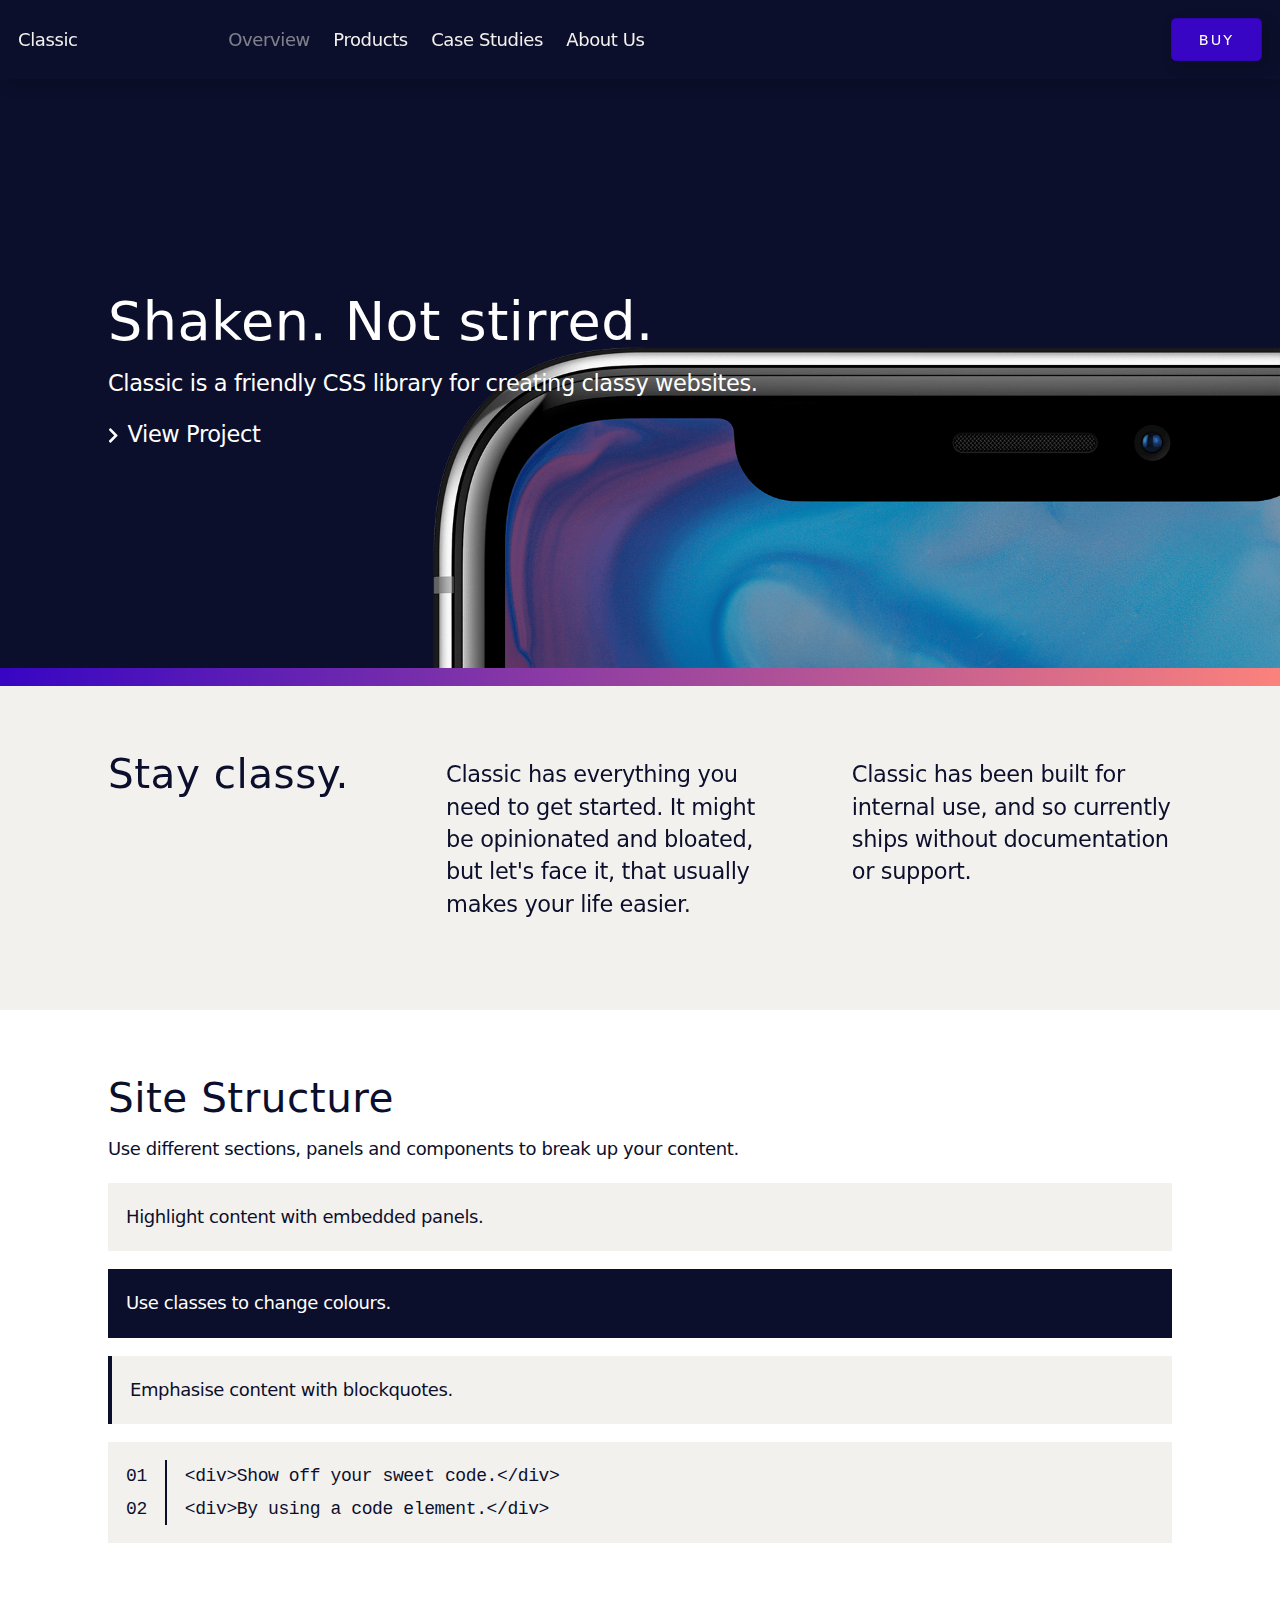
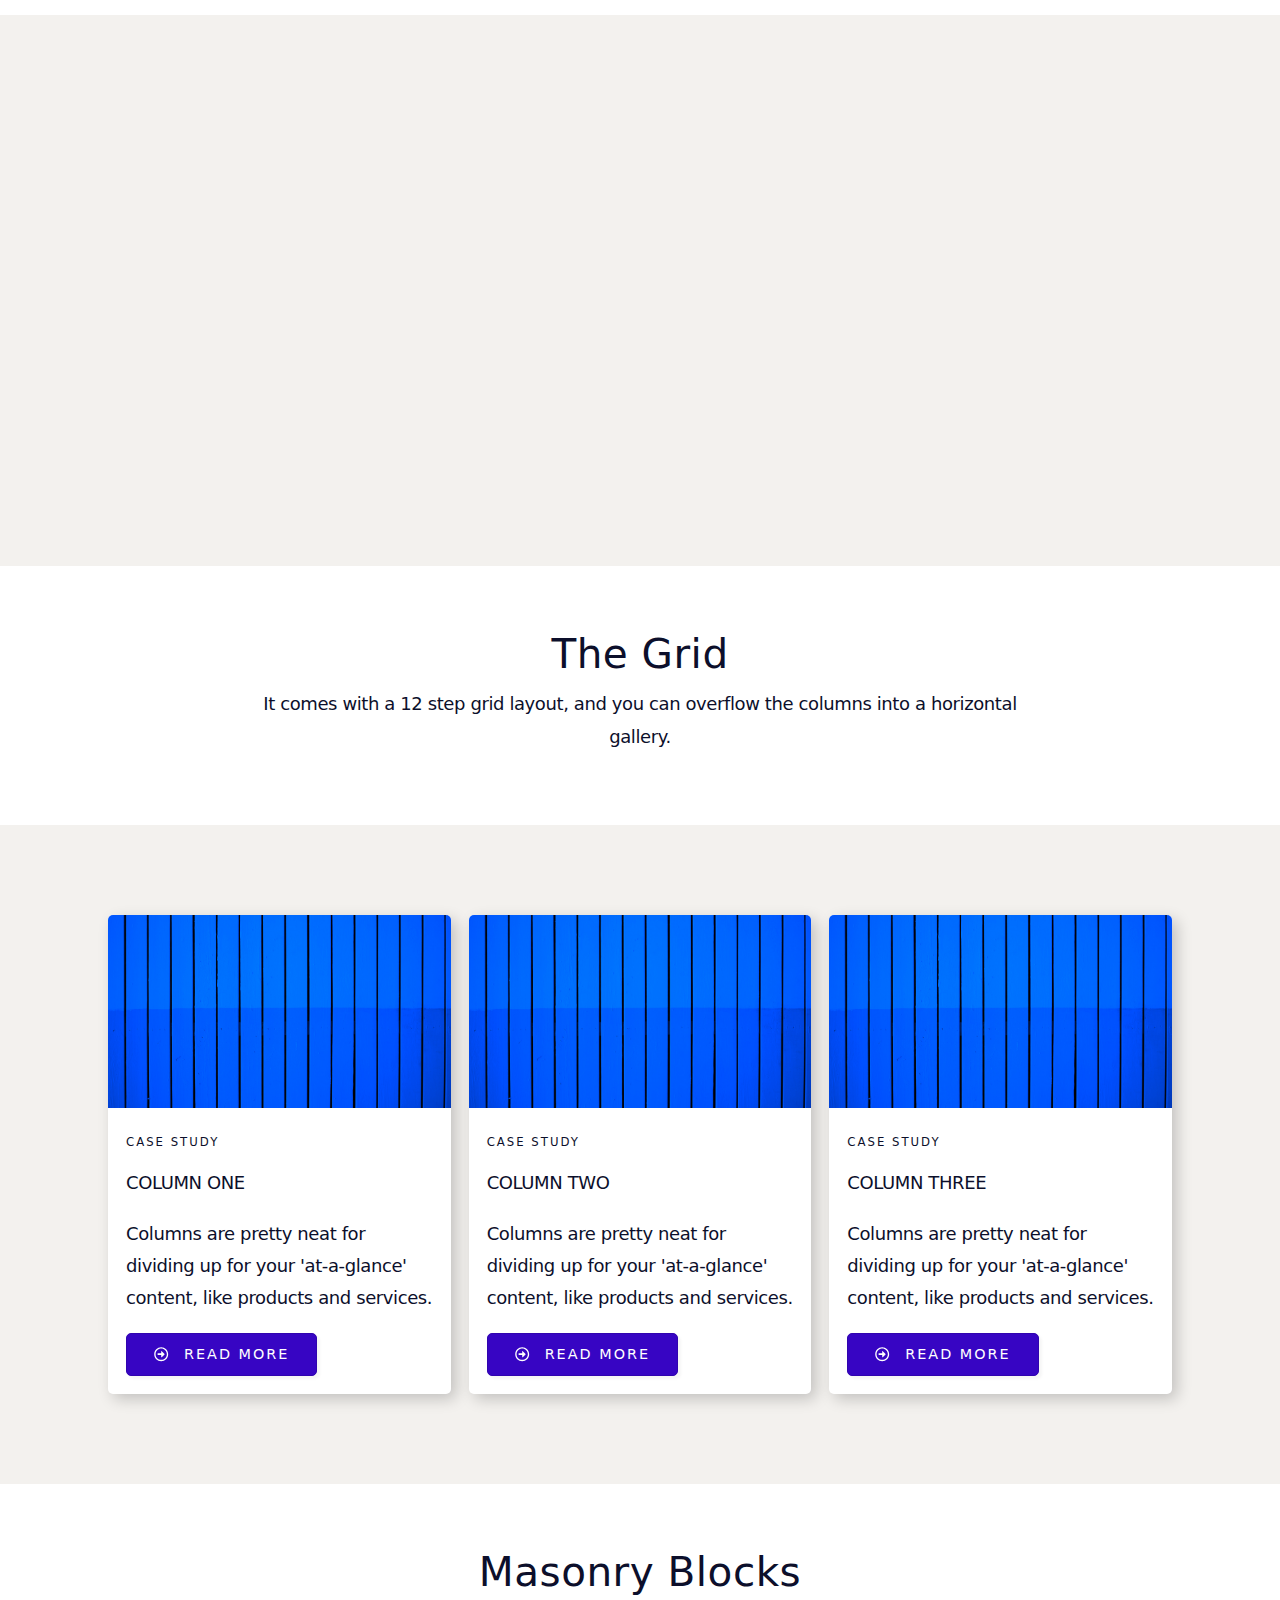
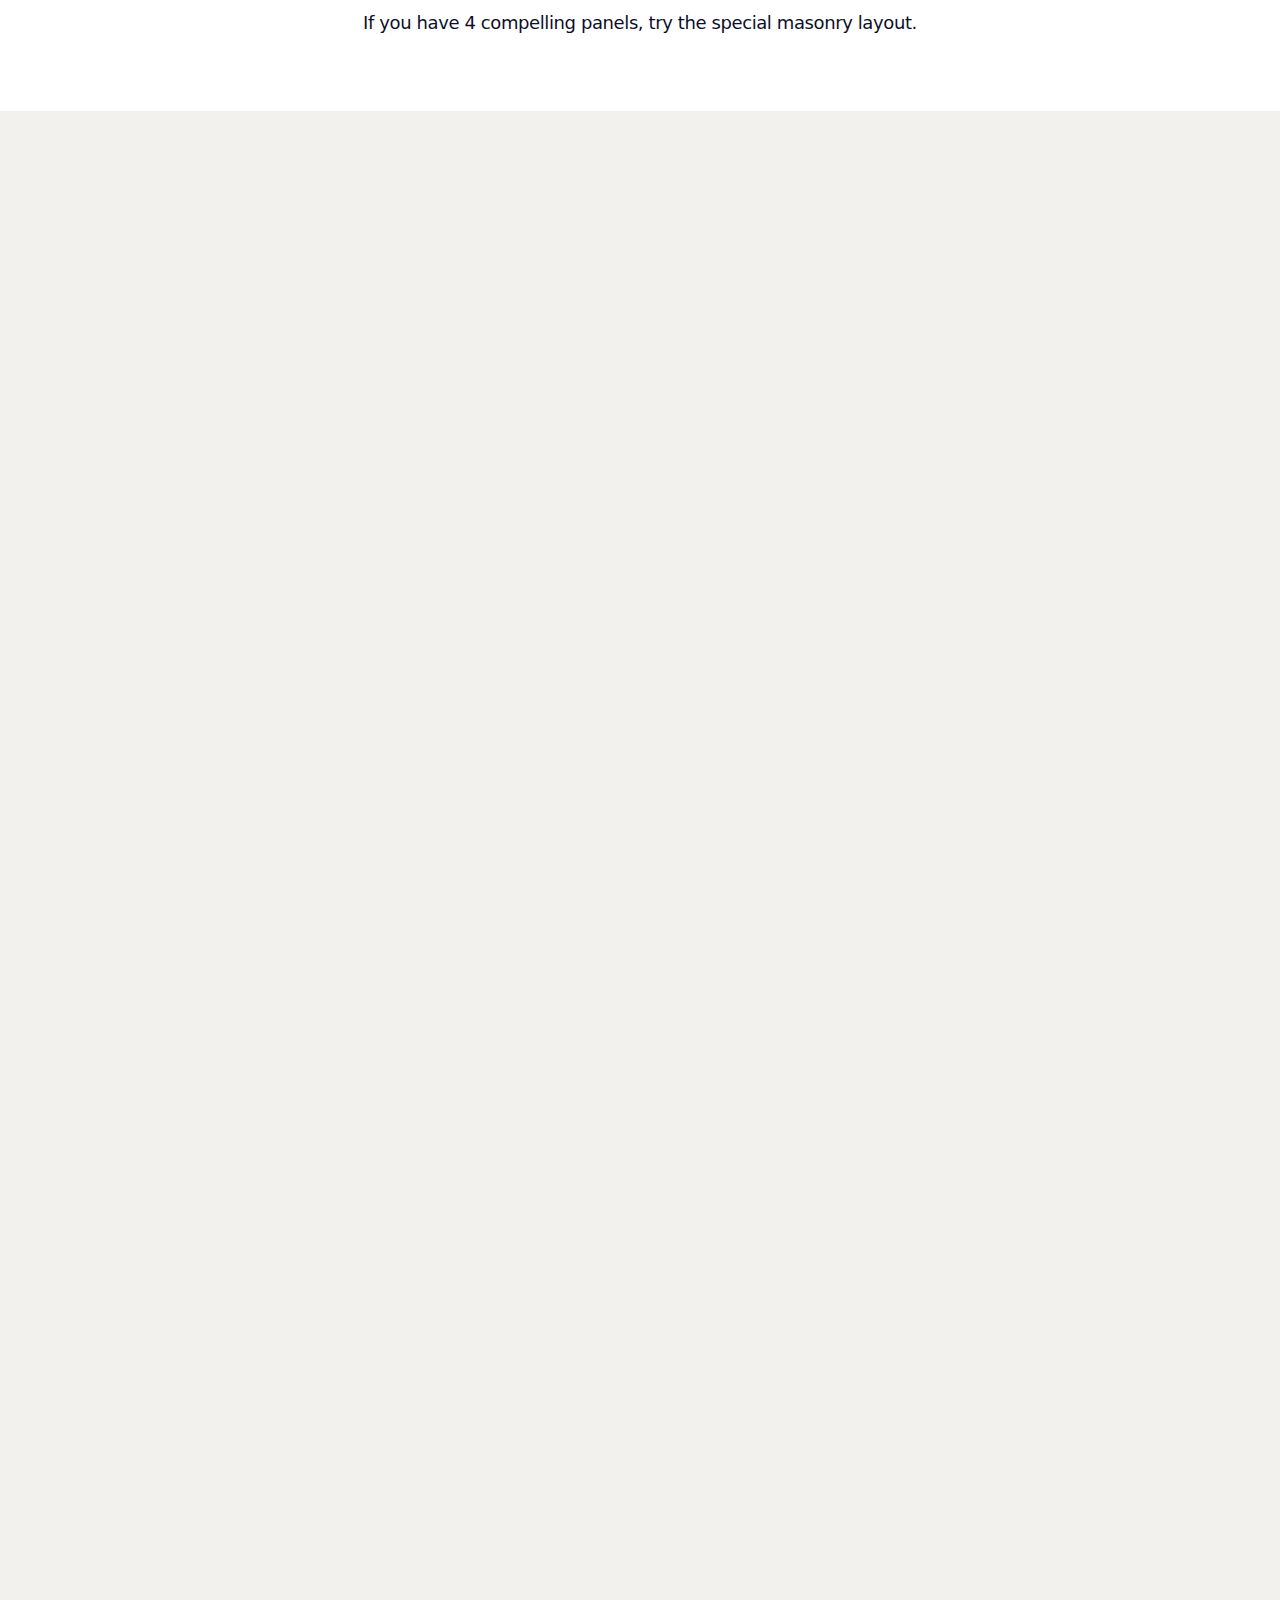
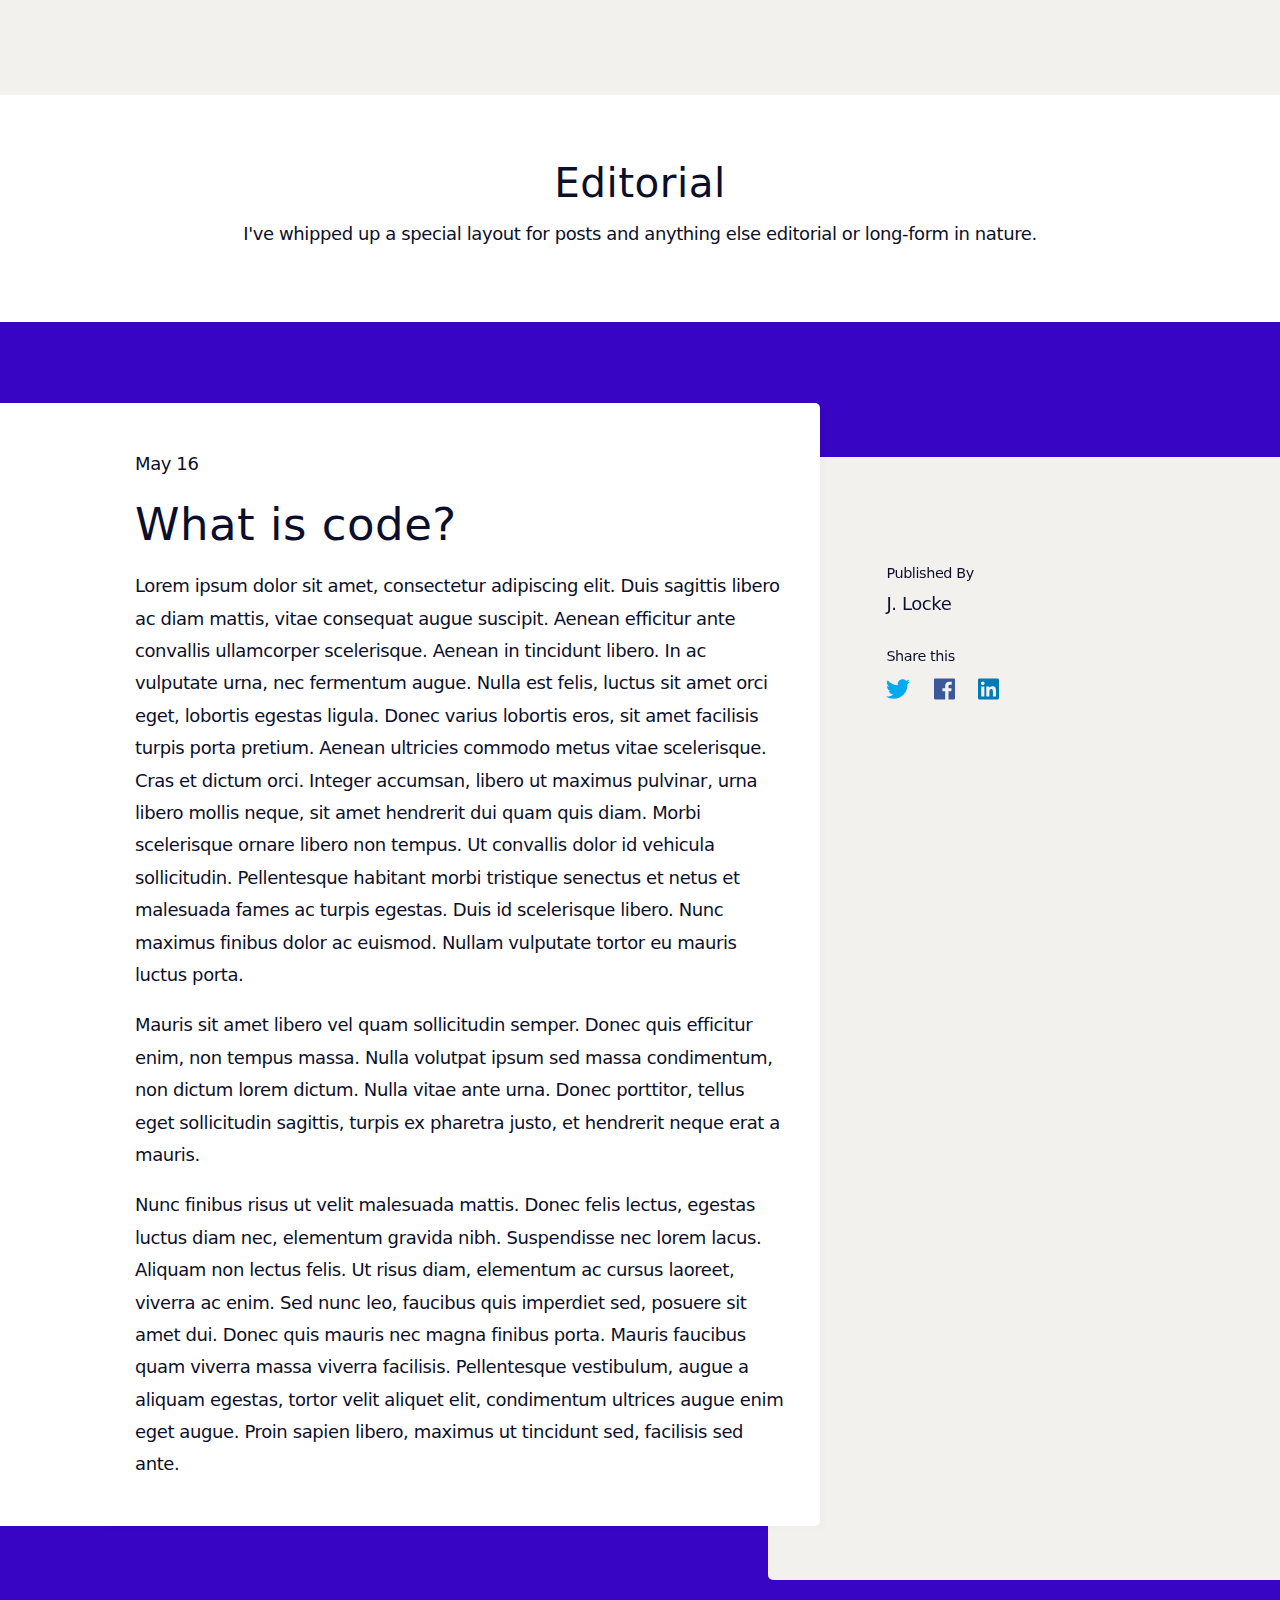
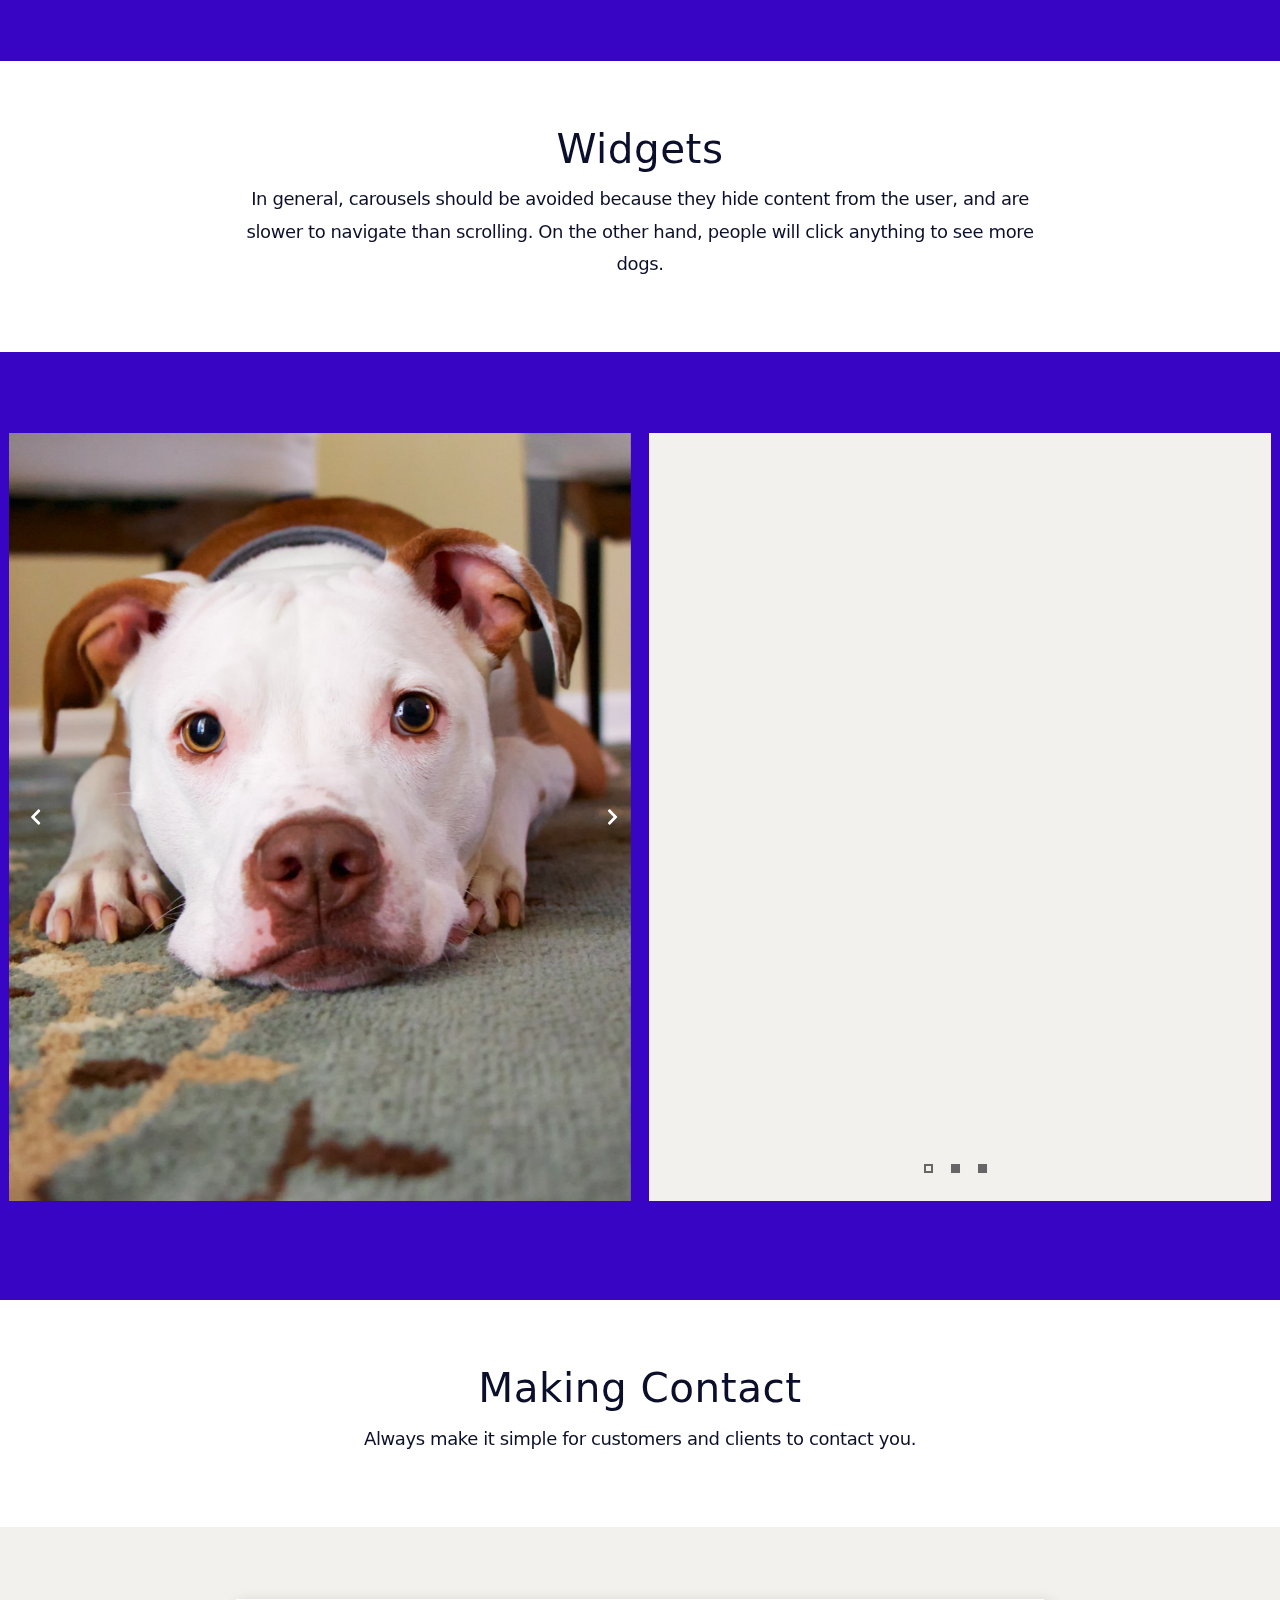
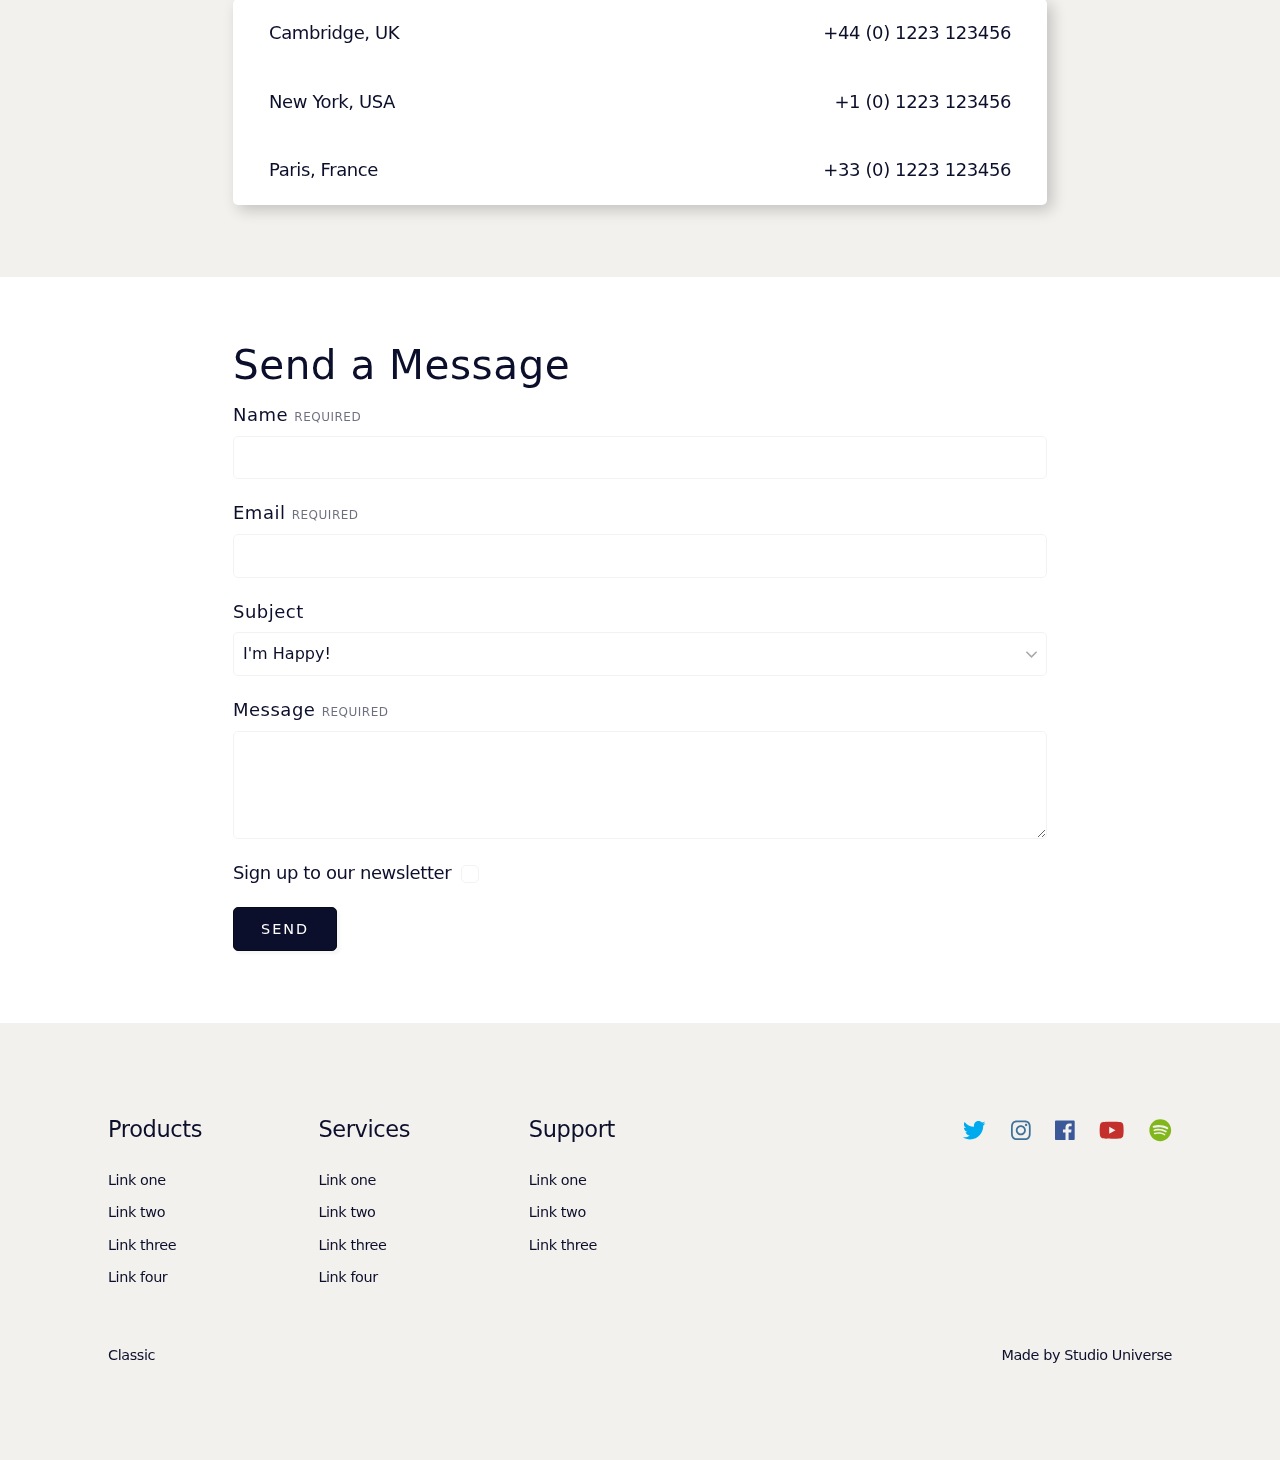
<file: index.html>
<!doctype html>
<html lang="en">
<head>
<meta charset="utf-8">

<!-- NOT PENNY'S BOAT -->

<title>Classic by Studio Universe</title>
<meta property="og:description" content="A CSS library for creating classy websites." />

<meta name="HandheldFriendly" content="True">
<meta name="MobileOptimized" content="320">
<meta name="viewport" content="width=device-width, initial-scale=1.0, shrink-to-fit=no">
<meta http-equiv="X-UA-Compatible" content="IE=edge,chrome=1">

<script>
  (function(i,s,o,g,r,a,m){i['GoogleAnalyticsObject']=r;i[r]=i[r]||function(){
  (i[r].q=i[r].q||[]).push(arguments)},i[r].l=1*new Date();a=s.createElement(o),
  m=s.getElementsByTagName(o)[0];a.async=1;a.src=g;m.parentNode.insertBefore(a,m)
  })(window,document,'script','https://www.google-analytics.com/analytics.js','ga');

  ga('create', 'UA-yourcodehere', 'auto');
  ga('send', 'pageview');
</script>

<link rel="shortcut icon" href="images/favicon.png">

<link rel="stylesheet" href="styles/index.css?v=815">
</head>
<body id="top">
  <header class="bg-dark color-lightest shadow sticky-md">
    <div class="layout layout-fluid">
      <div class="group group-center py-0">
        <div class="col-6 col-md-2 py-md-0 mb-0">
          <h4 class="color-light">Classic</h4>
        </div>
        <div class="col-6 hidden-md text-right py-md-0" aria-hidden>
          <a class="btn btn-alt" data-toggle=".my-collapse-nav" data-toggle-class="hidden"><span>Browse <i class="fas fa-chevron-down"></i></span></a>
        </div>
        <div class="col-12 hidden block-md col-md-7 py-md-0 text-left my-collapse-nav color-light">
          <nav class="nav-max-md-longer nav-md-inline">
            <ul class="menu">
              <li class="menu-item current-menu-item"><a href="#services">Overview</a></li>
              <li class="menu-item"><a href="#products">Products</a></li>
              <li class="menu-item"><a href="#case-studies">Case Studies</a></li>
              <li class="menu-item"><a href="#culture">About Us</a></li>
            </ul>
          </nav>
        </div>
        <div class="col-12 col-md-3 hidden block-md text-right pb-1 py-md-0 my-collapse-nav">
          <a class="btn btn-secondary shadow" href=""><span>Buy</span></a>
        </div>
      </div>
    </div>
  </header>

  <main>
    <section class="billboard bordered">
      <div class="overlay bg-anchor-bottom-right bg-size-12 bg-size-md-8" style="background-image:url(images/iphonex.png)"></div>
      <div class="layout color-lightest">
        <h1><strong>Shaken.</strong> Not stirred.</h1>
        <p class="text-larger"><strong>Classic</strong> is a friendly CSS library for creating classy websites.</p>
        <h4><a href="https://github.com/studiouniverse/Classic" class="text-larger"><i class="fas fa-chevron-right fa-xs"></i><span>View Project</span></a></h4>
      </div>
    </section>

    <section class="bg-light mt-0">
      <div class="layout">
        <div class="group text-larger">
          <div class="col-md-3" data-fade-in>
            <h3>Stay classy.</h3>
          </div>
          <div class="col-md-9">
            <div class="group">
              <div class="offset-md-1 col-sm-5" data-fade-in data-fade-delay="200">
                <p>Classic has everything you need to get started. It might be opinionated and bloated, but let's face it, that usually makes your life easier.</p>
              </div>
              <div class="offset-sm-2 offset-md-1 col-sm-5" data-fade-in data-fade-delay="400">
                <p>Classic has been built for internal use, and so currently ships without documentation or support.</p>
              </div>
            </div>
          </div>
        </div>
      </div>
    </section>

    <section>
      <div class="layout">
        <h3>Site Structure</h3>
        <p>Use different sections, panels and components to break up your content.</p>
        <div class="panel">
          <p>Highlight content with embedded panels.</p>
        </div>
        <div class="panel bg-primary color-lightest">
          <p>Use classes to change colours.</p>
        </div>
        <blockquote class="bg-light notch-primary"><p>Emphasise content with blockquotes.</p></blockquote>
        <pre>
          <code><span>&lt;div&gt;Show off your sweet code.&lt;/div&gt;</span><span>&lt;div&gt;By using a code element.&lt;/div&gt;</span></code>
        </pre>
      </div>
    </section>

    <section class="bg-light py-3" aria-hidden>
      <div class="layout layout-fluid layout-horizontal">
        <div class="group">
          <div class="col-15 col-sm-8 col-md-7 col-lg-5 align-center text-center color-lightest" data-fade-in="rtl">
            <div class="card inner" style="background-image:url(images/decking.jpg)">
              <h3>Column one.</h3>
              <p class="text-larger"><a href="#" class="color-lightest"><i class="far fa-arrow-alt-circle-right"></i> <span>Read more</span></a></p>
            </div>
          </div>
          <div class="col-15 col-sm-8 col-md-7 col-lg-5 align-center text-center color-lightest" data-fade-in="rtl" data-fade-delay="200">
            <div class="card inner" style="background-image:url(images/decking.jpg)">
              <h3>Column two.</h3>
              <p class="text-larger"><a href="#" class="color-lightest"><i class="far fa-arrow-alt-circle-right"></i> <span>Read more</span></a></p>
            </div>
          </div>
          <div class="col-15 col-sm-8 col-md-7 col-lg-5 align-center text-center color-lightest" data-fade-in="rtl" data-fade-delay="400">
            <div class="card inner" style="background-image:url(images/decking.jpg)">
              <h3>Column three.</h3>
              <p class="text-larger"><a href="#" class="color-lightest"><i class="far fa-arrow-alt-circle-right"></i> <span>Read more</span></a></p>
            </div>
          </div>
          <div class="col-15 col-sm-8 col-md-7 col-lg-5 align-center text-center color-lightest" data-fade-in="rtl" data-fade-delay="600">
            <div class="card inner" style="background-image:url(images/decking.jpg)">
              <h3>Column four.</h3>
              <p class="text-larger"><a href="#" class="color-lightest"><i class="far fa-arrow-alt-circle-right"></i> <span>Read more</span></a></p>
            </div>
          </div>
          <div class="col-15 col-sm-8 col-md-7 col-lg-5 align-center text-center color-lightest" data-fade-in="rtl" data-fade-delay="800">
            <div class="card inner" style="background-image:url(images/decking.jpg)">
              <h3>Column five.</h3>
              <p class="text-larger"><a href="#" class="color-lightest"><i class="far fa-arrow-alt-circle-right"></i> <span>Read more</span></a></p>
            </div>
          </div>
        </div>
      </div>
    </section>

    <section>
      <div class="layout layout-content text-center">
        <h3>The Grid</h3>
        <p>It comes with a 12 step grid layout, and you can overflow the columns into a horizontal gallery.</p>
      </div>
    </section>

    <section class="bg-light">
      <div class="layout">
        <div class="group">
          <div class="col-12 col-md-4 align-center">
            <div class="card">
              <figure class="media" style="background-image:url(images/decking.jpg)"></figure>
              <article>
                <p class="tag">Case Study</p>
                <h4 class="title">Column one</h4>
                <p>Columns are pretty neat for dividing up for your 'at-a-glance' content, like products and services.</p>
                <p><a href="" class="btn btn-secondary width-12"><i class="far fa-arrow-alt-circle-right"></i> <span>Read more</span></a></p>
              </article>
            </div>
          </div>
          <div class="col-12 col-md-4 align-center">
            <div class="card">
              <figure class="media" style="background-image:url(images/decking.jpg)"></figure>
              <article>
                <p class="tag">Case Study</p>
                <h4 class="title">Column two</h4>
                <p>Columns are pretty neat for dividing up for your 'at-a-glance' content, like products and services.</p>
                <p><a href="" class="btn btn-secondary width-12"><i class="far fa-arrow-alt-circle-right"></i> <span>Read more</span></a></p>
              </article>
            </div>
          </div>
          <div class="col-12 col-md-4 align-center">
            <div class="card">
              <figure class="media" style="background-image:url(images/decking.jpg)"></figure>
              <article>
                <p class="tag">Case Study</p>
                <h4 class="title">Column three</h4>
                <p>Columns are pretty neat for dividing up for your 'at-a-glance' content, like products and services.</p>
                <p><a href="" class="btn btn-secondary width-12"><i class="far fa-arrow-alt-circle-right"></i> <span>Read more</span></a></p>
              </article>
            </div>
          </div>
        </div>
      </div>
    </section>

    <section>
      <div class="layout layout-content text-center">
        <h3>Masonry Blocks</h3>
        <p>If you have 4 compelling panels, try the special masonry layout.</p>
      </div>
    </section>

    <section class="bg-light">
      <div class="layout masonry layout-widescreen">
        <div class="group text-center">
          <div class="color-lightest align-center flex group-center" data-fade-in>
            <div class="overlay overlay-padded card bg-secondary"></div>
            <div>
              <h3>Panel</h3>
              <p><a href=""><i class="far fa-arrow-alt-circle-right"></i></a></p>
            </div>
          </div>
          <div class="color-lightest align-center flex group-center" data-fade-in>
            <div class="overlay overlay-padded card bg-dark"></div>
            <div>
              <h3>Panel</h3>
              <p><a href=""><i class="far fa-arrow-alt-circle-right"></i></a></p>
            </div>
          </div>
          <div class="color-lightest align-center flex group-center" data-fade-in>
            <div class="overlay overlay-padded card bg-medium" style="background-image:url(images/decking.jpg)"></div>
            <div>
              <h3>Panel</h3>
              <p><a href=""><i class="far fa-arrow-alt-circle-right"></i></a></p>
            </div>
          </div>
          <div class="color-lightest align-center flex group-center" data-fade-in>
            <div class="overlay overlay-padded card bg-alt"></div>
            <div>
              <h3>Panel</h3>
              <p><a href=""><i class="far fa-arrow-alt-circle-right"></i></a></p>
            </div>
          </div>
        </div>
      </div>
    </section>

    <section>
      <div class="layout layout-content text-center">
        <h3>Editorial</h3>
        <p>I've whipped up a special layout for posts and anything else editorial or long-form in nature.</p>
      </div>
    </section>

    <section class="bg-secondary">
      <div class="editorial">
        <div class="editorial-article-bg"></div>
        <div class="editorial-aside-bg"></div>
        <div class="layout">
          <div class="group">
            <div class="col-md-8 article">
              <article>
                <p><time datetime="2015-05-16 19:00">May 16</time></p>
                <h2>What is code?</h2>
                <p>Lorem ipsum dolor sit amet, consectetur adipiscing elit. Duis sagittis libero ac diam mattis, vitae consequat augue suscipit. Aenean efficitur ante convallis ullamcorper scelerisque. Aenean in tincidunt libero. In ac vulputate urna, nec fermentum augue. Nulla est felis, luctus sit amet orci eget, lobortis egestas ligula. Donec varius lobortis eros, sit amet facilisis turpis porta pretium. Aenean ultricies commodo metus vitae scelerisque. Cras et dictum orci. Integer accumsan, libero ut maximus pulvinar, urna libero mollis neque, sit amet hendrerit dui quam quis diam. Morbi scelerisque ornare libero non tempus. Ut convallis dolor id vehicula sollicitudin. Pellentesque habitant morbi tristique senectus et netus et malesuada fames ac turpis egestas. Duis id scelerisque libero. Nunc maximus finibus dolor ac euismod. Nullam vulputate tortor eu mauris luctus porta.</p>
                <p>Mauris sit amet libero vel quam sollicitudin semper. Donec quis efficitur enim, non tempus massa. Nulla volutpat ipsum sed massa condimentum, non dictum lorem dictum. Nulla vitae ante urna. Donec porttitor, tellus eget sollicitudin sagittis, turpis ex pharetra justo, et hendrerit neque erat a mauris.</p>
                <p>Nunc finibus risus ut velit malesuada mattis. Donec felis lectus, egestas luctus diam nec, elementum gravida nibh. Suspendisse nec lorem lacus. Aliquam non lectus felis. Ut risus diam, elementum ac cursus laoreet, viverra ac enim. Sed nunc leo, faucibus quis imperdiet sed, posuere sit amet dui. Donec quis mauris nec magna finibus porta. Mauris faucibus quam viverra massa viverra facilisis. Pellentesque vestibulum, augue a aliquam egestas, tortor velit aliquet elit, condimentum ultrices augue enim eget augue. Proin sapien libero, maximus ut tincidunt sed, facilisis sed ante.</p>
              </article>
            </div>
            <div class="col-md-4 aside">
              <div class="sticky-md py-md-4">
                <div class="group">
                  <div class="offset-md-1 col-md-11">
                    <aside>
                      <h4 class="author"><small>Published By</small><br/>J. Locke</h4>
                      <small>Share this</small>
                      <nav class="nav-inline"><ul>
                        <li><a href="" class="color-twitter"><i class="fab fa-twitter fa-lg"></i></a></li>
                        <li><a href="" class="color-facebook"><i class="fab fa-facebook fa-lg"></i></a></li>
                        <li><a href="" class="color-linkedin"><i class="fab fa-linkedin fa-lg"></i></a></li>
                      </ul></nav>
                    </aside>
                  </div>
                </div>
              </div>
            </div>
          </div>
        </div>
      </div>
    </section>

    <section>
      <div class="layout layout-content text-center">
        <h3>Widgets</h3>
        <p>In general, carousels should be avoided because they hide content from the user, and are slower to navigate than scrolling. On the other hand, people will click anything to see more dogs.</p>
      </div>
    </section>

    <section class="bg-secondary">
      <div class="layout carousel layout-widescreen">
        <div class="group">
          <div class="col-12 col-md-6 slides slides-left">
            <div class="slide active" style="background-image:url(images/dog1.jpg)"><div class="absolute py-1 px-1 color-lightest"><h4 data-fade-in>Rey</h4></div></div>
            <div class="slide" style="background-image:url(images/dog2.jpg)"><div class="absolute py-1 px-1 color-lightest"><h4 data-fade-in>Finn</h4></div></div>
            <div class="slide" style="background-image:url(images/dog3.jpg)"><div class="absolute py-1 px-1 color-lightest"><h4 data-fade-in>Poe</h4></div></div>
            <div class="carousel-arrow-left color-lightest">
              <span><i class="fas fa-chevron-left"></i></span>
            </div>
            <div class="carousel-arrow-right color-lightest">
              <span><i class="fas fa-chevron-right"></i></span>
            </div>
          </div>
          <div class="col-12 col-md-6 slides slides-right">
            <div class="slide active bg-light"><div data-fade-in><h3>Dog one.</h3></div></div>
            <div class="slide bg-light"><div data-fade-in><h3>Dog two.</h3></div></div>
            <div class="slide bg-light"><div data-fade-in><h3>Dog three.</h3></div></div>
            <div class="carousel-controls-dots color-medium"><ul>
              <li class="active"></li><li></li><li></li>
            </ul></div>
          </div>
        </div>
      </div>
    </section>

    <section>
      <div class="layout layout-content text-center">
        <h3>Making Contact</h3>
        <p>Always make it simple for customers and clients to contact you.</p>
      </div>
    </section>

    <section class="bg-light">
      <div class="layout layout-content">
        <div class="card bg-lightest">
          <div class="px-2">
            <div class="group group-center">
              <div class="col-md-6 pb-md-down-0">
                <h4>Cambridge, UK</h4>
              </div>
              <div class="col-md-6 text-md-right">
                <h4><a href="tel:">+44 (0) 1223 123456</a></h4>
              </div>
            </div>
            <div class="group group-center">
              <div class="col-md-6 pb-md-down-0">
                <h4>New York, USA</h4>
              </div>
              <div class="col-md-6 text-md-right">
                <h4><a href="tel:">+1 (0) 1223 123456</a></h4>
              </div>
            </div>
            <div class="group group-center">
              <div class="col-md-6 pb-md-down-0">
                <h4>Paris, France</h4>
              </div>
              <div class="col-md-6 text-md-right">
                <h4><a href="tel:">+33 (0) 1223 123456</a></h4>
              </div>
            </div>
          </div>
        </div>
      </div>
    </section>

    <section>
      <div class="layout layout-content">
        <h3>Send a Message</h3>
        <form>
          <label>
            <span class="label">
              <span>Name</span>
              <small>Required</small>
            </span>
            <input type="text" name="name" required="" autocomplete="name full-name">
          </label>

          <label>
            <span class="label">
              <span>Email</span>
              <small>Required</small>
            </span>
            <input type="email" name="email" required="required" autocomplete="email email-address">
          </label>

          <label>
            <span class="label">Subject</span>
            <select name="subject">
              <option value="Friendly Chat">I'm Happy!</option>
              <option value="Angry Chat">I'm Angry!</option>
              <option value="Other">I'm Stuck!</option>
            </select>
          </label>

          <label>
            <span class="label">
              <span>Message</span>
              <small>Required</small>
            </span>
            <textarea name="message" required=""></textarea>
          </label>

          <label>
            <span>Sign up to our newsletter <input type="checkbox" name="newsletter" ></span>
          </label>

          <button type="submit" class="btn-primary">Send</button>
        </form>
      </div>
    </section>
  </main>

  <footer class="bg-light">
    <div class="layout">
      <div class="group">
         <div class="col-12 col-md-5 push-md-7 text-center text-larger text-md-right">
          <nav class="nav-inline"><ul>
            <li><a href="#" class="color-twitter"><i class="fab fa-twitter"></i></a></li>
            <li><a href="#" class="color-instagram"><i class="fab fa-instagram"></i></a></li>
            <li><a href="#" class="color-facebook"><i class="fab fa-facebook"></i></a></li>
            <li><a href="#" class="color-youtube"><i class="fab fa-youtube"></i></a></li>
            <li><a href="#" class="color-spotify"><i class="fab fa-spotify"></i></a></li>
          </ul></nav>
        </div>
        <div class="col-12 col-md-7 pull-md-5">
          <div class="group">
            <div class="col-4 pt-0">
              <h5>Products</h5>
              <nav><ul>
                <li><a href="#"><small>Link one</a></small></a></li>
                <li><a href="#"><small>Link two</a></small></a></li>
                <li><a href="#"><small>Link three</a></small></a></li>
                <li><a href="#"><small>Link four</a></small></a></li>
              </ul></nav>
            </div>
            <div class="col-4 pt-0">
              <h5>Services</h5>
              <nav><ul>
                <li><a href="#"><small>Link one</a></small></a></li>
                <li><a href="#"><small>Link two</a></small></a></li>
                <li><a href="#"><small>Link three</a></small></a></li>
                <li><a href="#"><small>Link four</a></small></a></li>
              </ul></nav>
            </div>
            <div class="col-4 pt-0">
              <h5>Support</h5>
              <nav><ul>
                <li><a href="#"><small>Link one</a></small></a></li>
                <li><a href="#"><small>Link two</a></small></a></li>
                <li><a href="#"><small>Link three</a></small></a></li>
              </ul></nav>
            </div>
          </div>
        </div>
      </div>
      <div class="group">
        <div class="col-4 col-md-6">
          <p><small>Classic</small></p>
        </div>
        <div class="col-8 col-md-6 text-right">
          <p><small>Made by <strong><a href="http://studiouniverse.co" target="_blank">Studio Universe</a></strong></small></p>
        </div>
      </div>
    </div>
  </footer>

  <script src="scripts/classic-min.js"></script>

  <script defer src="scripts/fa/fontawesome.min.js"></script>
  <script defer src="scripts/fa/all.min.js"></script>
</body>
</html>
</file>
